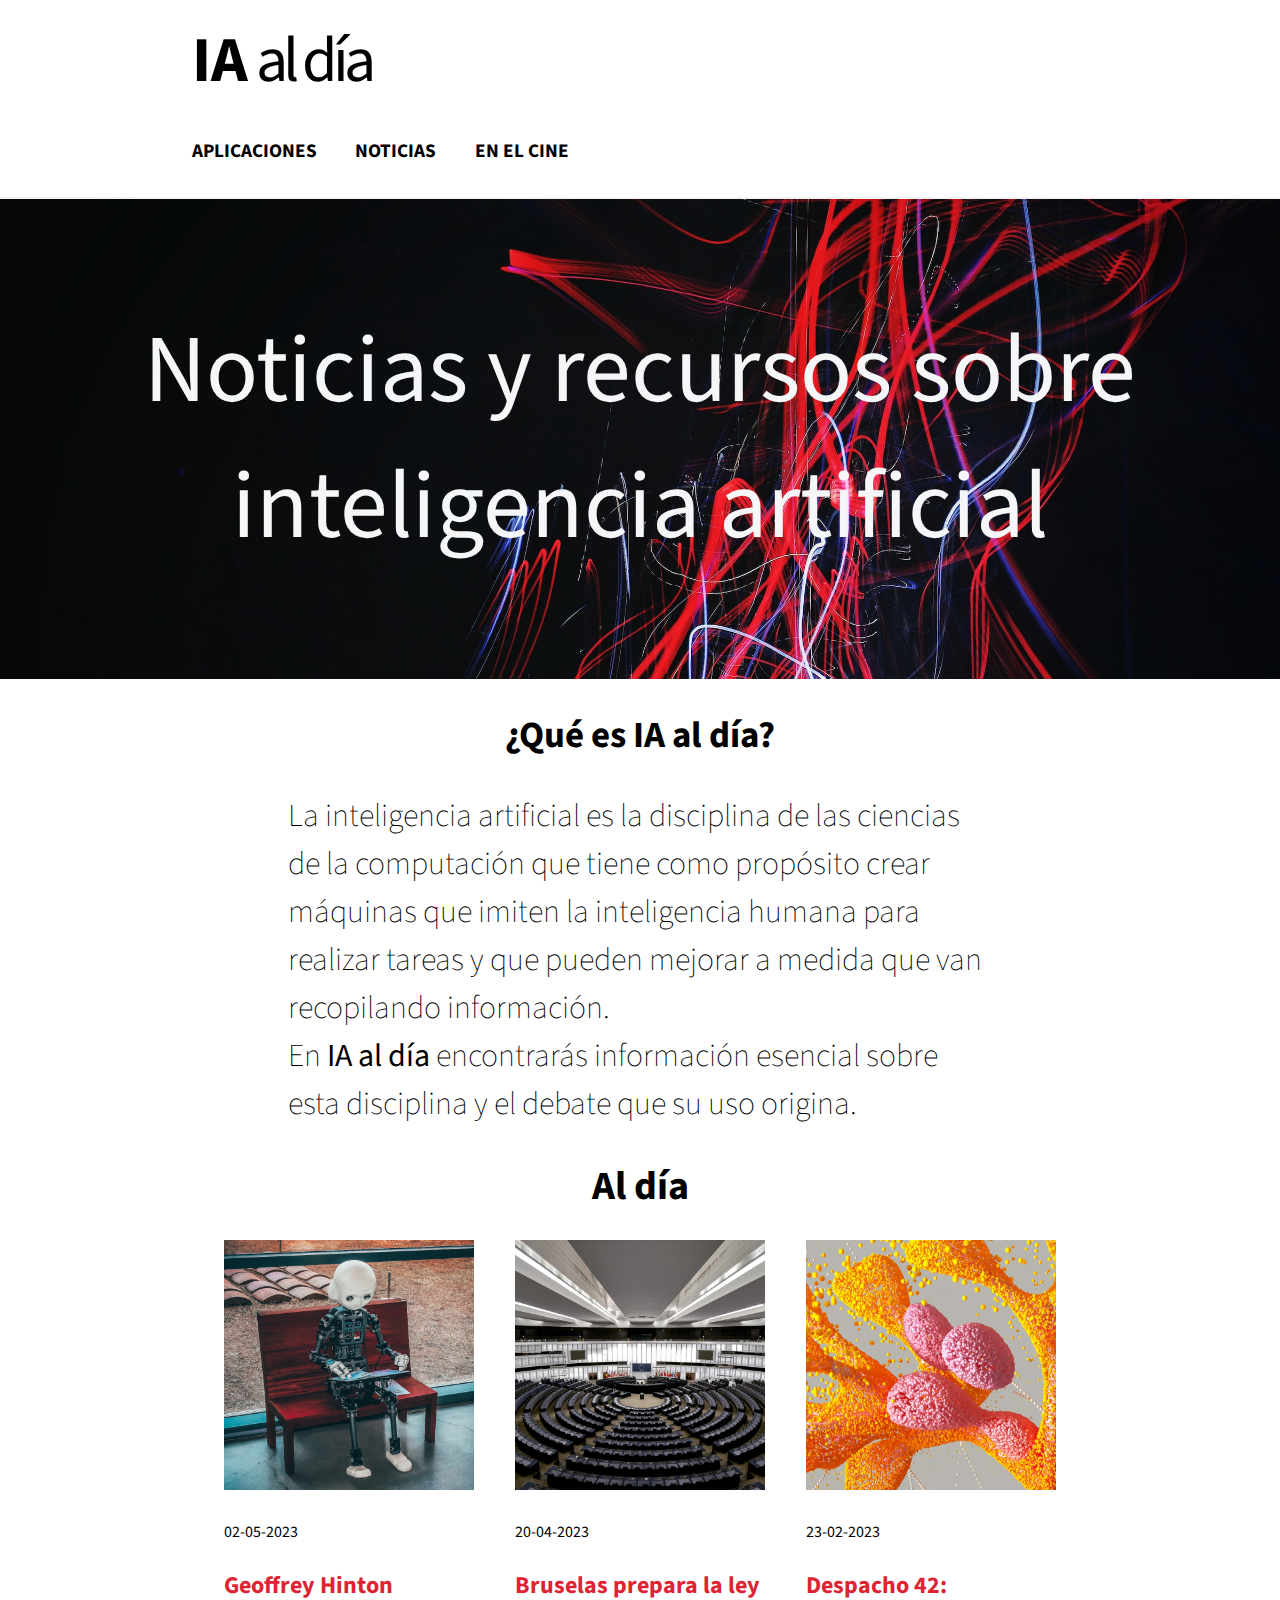
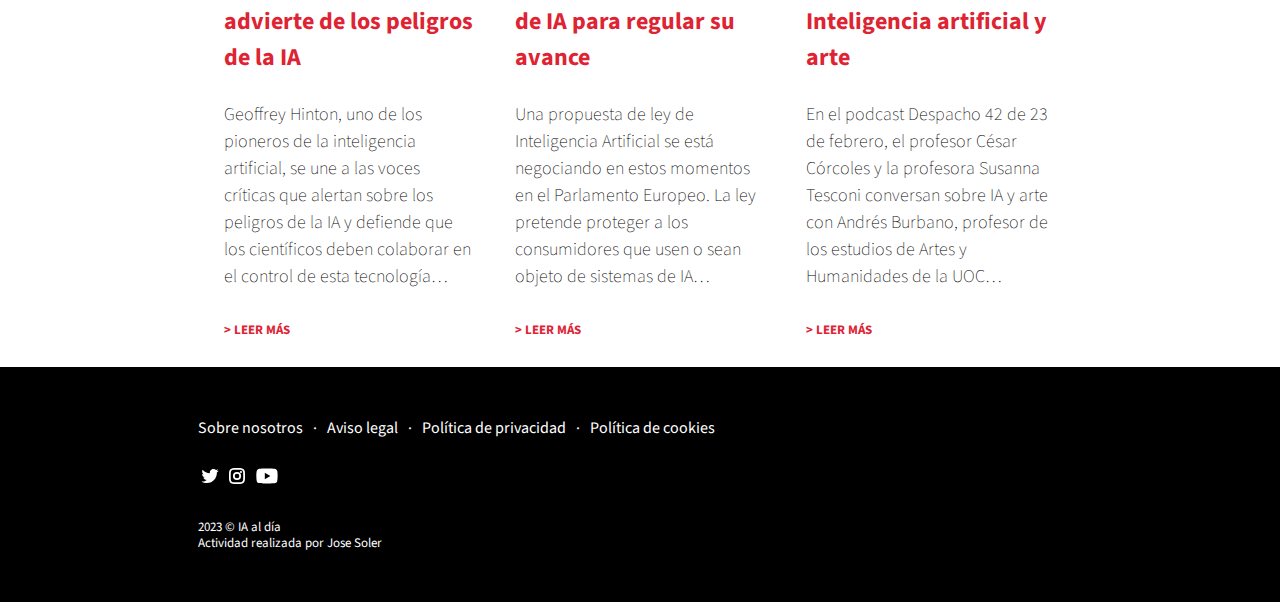
<file: index.html>
<!DOCTYPE html>
<html lang="es">

<head>
    <meta name="description" content="Página de Inicio para Practica-3">
    <meta name="author" content="José Soler">
    <meta charset="UTF-8">
    <meta name="viewport" content="width=device-width, initial-scale=1.0">
    <title>Inicio</title>
    <link rel="stylesheet" type="text/css" href="css/style.css">
    <link rel="icon" href="img/favicon.ico" type="image/x-icon">
</head>

<body>
    <header class="menu-navegacion">
      <div class="container-body">  

        <p>
            <a href="index.html"> <strong>IA</strong> al día</a>
        </p>
        <nav >
            <ul>
                <li><a href="aplicaciones.html">APLICACIONES</a></li>
                <li><a href="despacho-42.html">NOTICIAS</a></li>
                <li><a href="en-el-cine.html">EN EL CINE</a></li>
            </ul>
        </nav>
     </div>   
    </header>
    <main>
        <div class="fondo">
            <h1>Noticias y recursos sobre <br> inteligencia artificial</h1>
        </div>
        <article>
            <div class="bloque1">
                <h2 class="texto_negrita">¿Qué es IA al día?</h2>
                <p>
                    La inteligencia artificial es la disciplina de las ciencias de la computación que tiene como propósito
                    crear máquinas que imiten la inteligencia humana para realizar tareas y que pueden mejorar a medida que
                    van recopilando información. <br>
                    En <strong>IA al día</strong> encontrarás información esencial sobre esta disciplina y el debate que su
                    uso origina.
                </p>
            </div>
            <section class="bloque2">
                <h2>Al día</h2>
                <div class="bloque3">                
                    <article>
                        <figure>
                            <img src="img/n-geoffrey-hinton.jpg">

                            <figcaption><time datetime="2023-05-02"> 02-05-2023</time></figcaption>
                        </figure>
                        <a href="#">
                            <h3>Geoffrey Hinton advierte de los peligros de la IA</h3>
                        </a>
                        <p>Geoffrey Hinton, uno de los pioneros de la inteligencia artificial, se une a las voces críticas
                            que
                            alertan sobre los peligros de la IA y defiende que los científicos deben colaborar en el control
                            de
                            esta tecnología… </p>
                        <p>
                            <strong><a href="#"> &gt; LEER MÁS</a></strong>
                        </p>
                    </article>
                    <article>
                        <figure>
                            <img src="img/n-ue-ia.jpg">
                            <figcaption><time datetime="2023-04-20">20-04-2023</time></figcaption>
                        </figure>
                        <a href="#">
                            <h3>Bruselas prepara la ley de IA para regular su avance</h3>
                        </a>
                        <p>Una propuesta de ley de Inteligencia Artificial se está negociando en estos momentos en el
                            Parlamento Europeo. La ley pretende proteger a los consumidores que usen o sean objeto de
                            sistemas de IA… </p>
                        <p>
                            <strong><a href="#"> &gt; LEER MÁS</a></strong>
                        </p>
                    </article>
                    <article>
                        <figure>
                            <img src="img/n-despacho42.jpg">
                            <figcaption> <time datetime="2023-02-23"> 23-02-2023</time></figcaption>
                        </figure>
                        <a href="despacho-42.html">
                            <h3>Despacho 42: Inteligencia artificial y arte</h3>
                        </a>
                        <p>En el podcast Despacho 42 de 23 de febrero, el profesor César Córcoles y la profesora Susanna
                            Tesconi conversan sobre IA y arte con Andrés Burbano, profesor de los estudios de Artes y
                            Humanidades de la UOC… </p>
                        <p>
                            <strong><a href="despacho-42.html"> &gt; LEER MÁS</a></strong>
                        </p>
                    </article>
                </div>
            </section>
        </article>

    </main>

    <footer>
        <div class="container-footer">        
            <ul>
                <li> <a href=""> Sobre nosotros</a></li>
                <li>&middot;</li>
                <li><a href="">Aviso legal</a></li>
                <li>&middot;</li>
                <li><a href="">Política de privacidad</a></li>
                <li>&middot;</li>
                <li><a href="">Política de cookies</a></li>
            </ul>
            <div class="container-logos">
                <a href=""><img src="img/twitter.svg" alt="Imagen de Twitter / X"></a>
                <a href=""><img src="img/instagram.svg" alt="Imagen de Instagram"></a>
                <a href=""><img src="img/youtube.svg" alt="Imagen de Youtube"></a>
            </div>
            <p><time datetime="2023">2023</time> &copy; IA al día </p>
            <p>Actividad realizada por Jose Soler</p>
        </div>
    </footer>
</body>

</html>
</file>
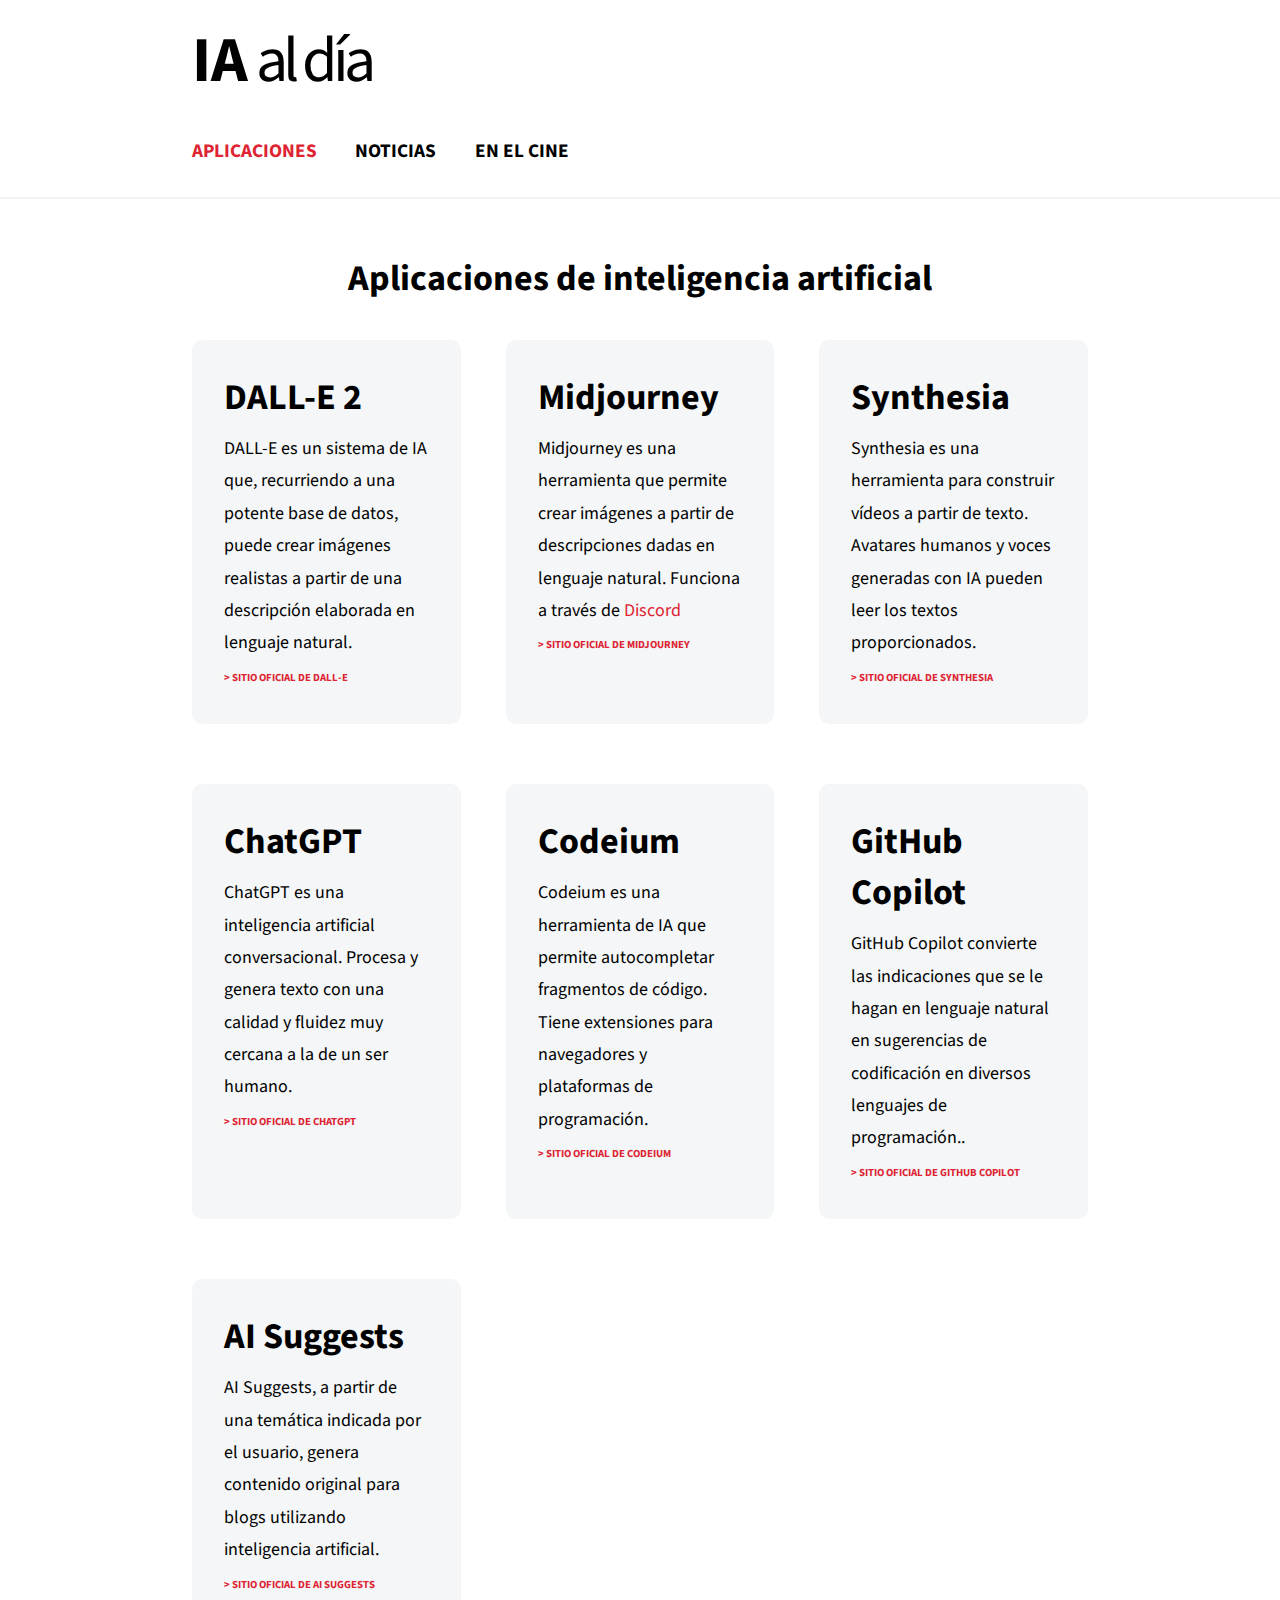
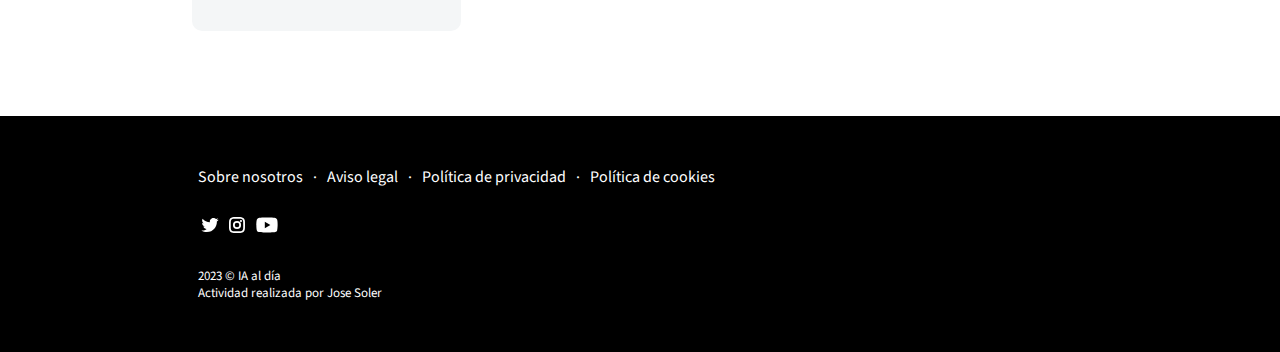
<file: aplicaciones.html>
<!DOCTYPE html>
<html lang="es">

<head>
    <meta name="description" content="Página de Aplicaciones para Practica-3">
    <meta name="author" content="José Soler">
    <meta charset="UTF-8">
    <meta name="viewport" content="width=device-width, initial-scale=1.0">
    <title>Aplicaciones</title>
    <link rel="stylesheet" type="text/css" href="css/style.css">
    <link rel="icon" href="img/favicon.ico" type="image/x-icon">
</head>

<body>
    <header class="menu-navegacion">
        <div class="container-body">
            <p>
                <a href="index.html"> <strong>IA</strong> al día</a>
            </p>
            <nav>
                <ul>
                    <li><a class="actual" href="aplicaciones.html">APLICACIONES</a></li>
                    <li><a href="despacho-42.html">NOTICIAS</a></li>
                    <li><a href="en-el-cine.html">EN EL CINE</a></li>
                </ul>
            </nav>
        </div>
        </header>

    <main class="aplicaciones-main">
        <header class="aplicaciones-header">
            <h1>Aplicaciones de inteligencia artificial</h1>
        </header>
        <div>
            <article>
                <header>
                    <h2>DALL-E 2</h2>
                </header>
                <p>DALL-E es un sistema de IA que, recurriendo a una potente base de datos, puede crear imágenes
                    realistas a partir de una descripción elaborada en lenguaje natural. <br>
                    <a href="https://openai.com/product/dall-e-2">
                        &gt; Sitio oficial de DALL-E
                    </a>
                </p>
            </article>

            <article>
                <header>
                    <h2>Midjourney</h2>
                </header>
                <p>Midjourney es una herramienta que permite crear imágenes a partir de descripciones dadas en
                    lenguaje natural. Funciona a través de <a id="discord" href="https://discord.com">Discord</a><br>
                
                    <a href="https://www.midjourney.com/home/">
                        &gt; Sitio oficial de Midjourney 
                    </a>
                </p>
            </article>

            <article>
                <header>
                    <h2>Synthesia</h2>
                </header>
                <p>Synthesia es una herramienta para construir vídeos a partir de texto. Avatares humanos y voces
                    generadas con IA pueden leer los textos proporcionados.<br>
                    <a href="https://www.synthesia.io/">
                        &gt; Sitio oficial de Synthesia
                    </a>
                </p>
            </article>

            <article>
                <header>
                    <h2>ChatGPT</h2>
                </header>
                <p>ChatGPT es una inteligencia artificial conversacional. Procesa y genera texto con una calidad y
                    fluidez muy cercana a la de un ser humano.<br>
                    <a href="https://chat.openai.com/">
                        &gt; Sitio oficial de ChatGPT
                    </a>
                </p>
            </article>

            <article>
                <header>
                    <h2>Codeium</h2>
                </header>
                <p>Codeium es una herramienta de IA que permite autocompletar fragmentos de código. Tiene
                    extensiones para navegadores y plataformas de programación.<br>
                    <a href="https://codeium.com/">
                        &gt; Sitio oficial de Codeium
                    </a>
                </p>
            </article>

            <article>
                <header>
                    <h2>GitHub Copilot</h2>
                </header>
                <p>GitHub Copilot convierte las indicaciones que se le hagan en lenguaje natural en sugerencias de
                    codificación en diversos lenguajes de programación..<br>
                    <a href="https://github.com/features/copilot">
                        &gt; Sitio oficial de GitHub Copilot 
                    </a>
                </p>
            </article>

            <article>
                <header>
                    <h2>AI Suggests</h2>
                </header>
                <p>AI Suggests, a partir de una temática indicada por el usuario, genera contenido original para
                    blogs utilizando inteligencia artificial. <br>
                    <a href="https://ai-suggests.com/">
                        &gt; Sitio oficial de AI Suggests
                    </a>
                </p>
                
            </article>
        </div>
    </main>
    <footer>
        <div class="container-footer">        
            <ul>
                <li> <a href=""> Sobre nosotros</a></li>
                <li>&middot;</li>
                <li><a href="">Aviso legal</a></li>
                <li>&middot;</li>
                <li><a href="">Política de privacidad</a></li>
                <li>&middot;</li>
                <li><a href="">Política de cookies</a></li>
            </ul>
            <div class="container-logos">
                <a href=""><img src="img/twitter.svg" alt="Imagen de Twitter / X"></a>
                <a href=""><img src="img/instagram.svg" alt="Imagen de Instagram"></a>
                <a href=""><img src="img/youtube.svg" alt="Imagen de Youtube"></a>
            </div>
            <p><time datetime="2023">2023</time> &copy; IA al día </p>
            <p>Actividad realizada por Jose Soler</p>
        </div>
    </footer>
</body>

</html>
</file>
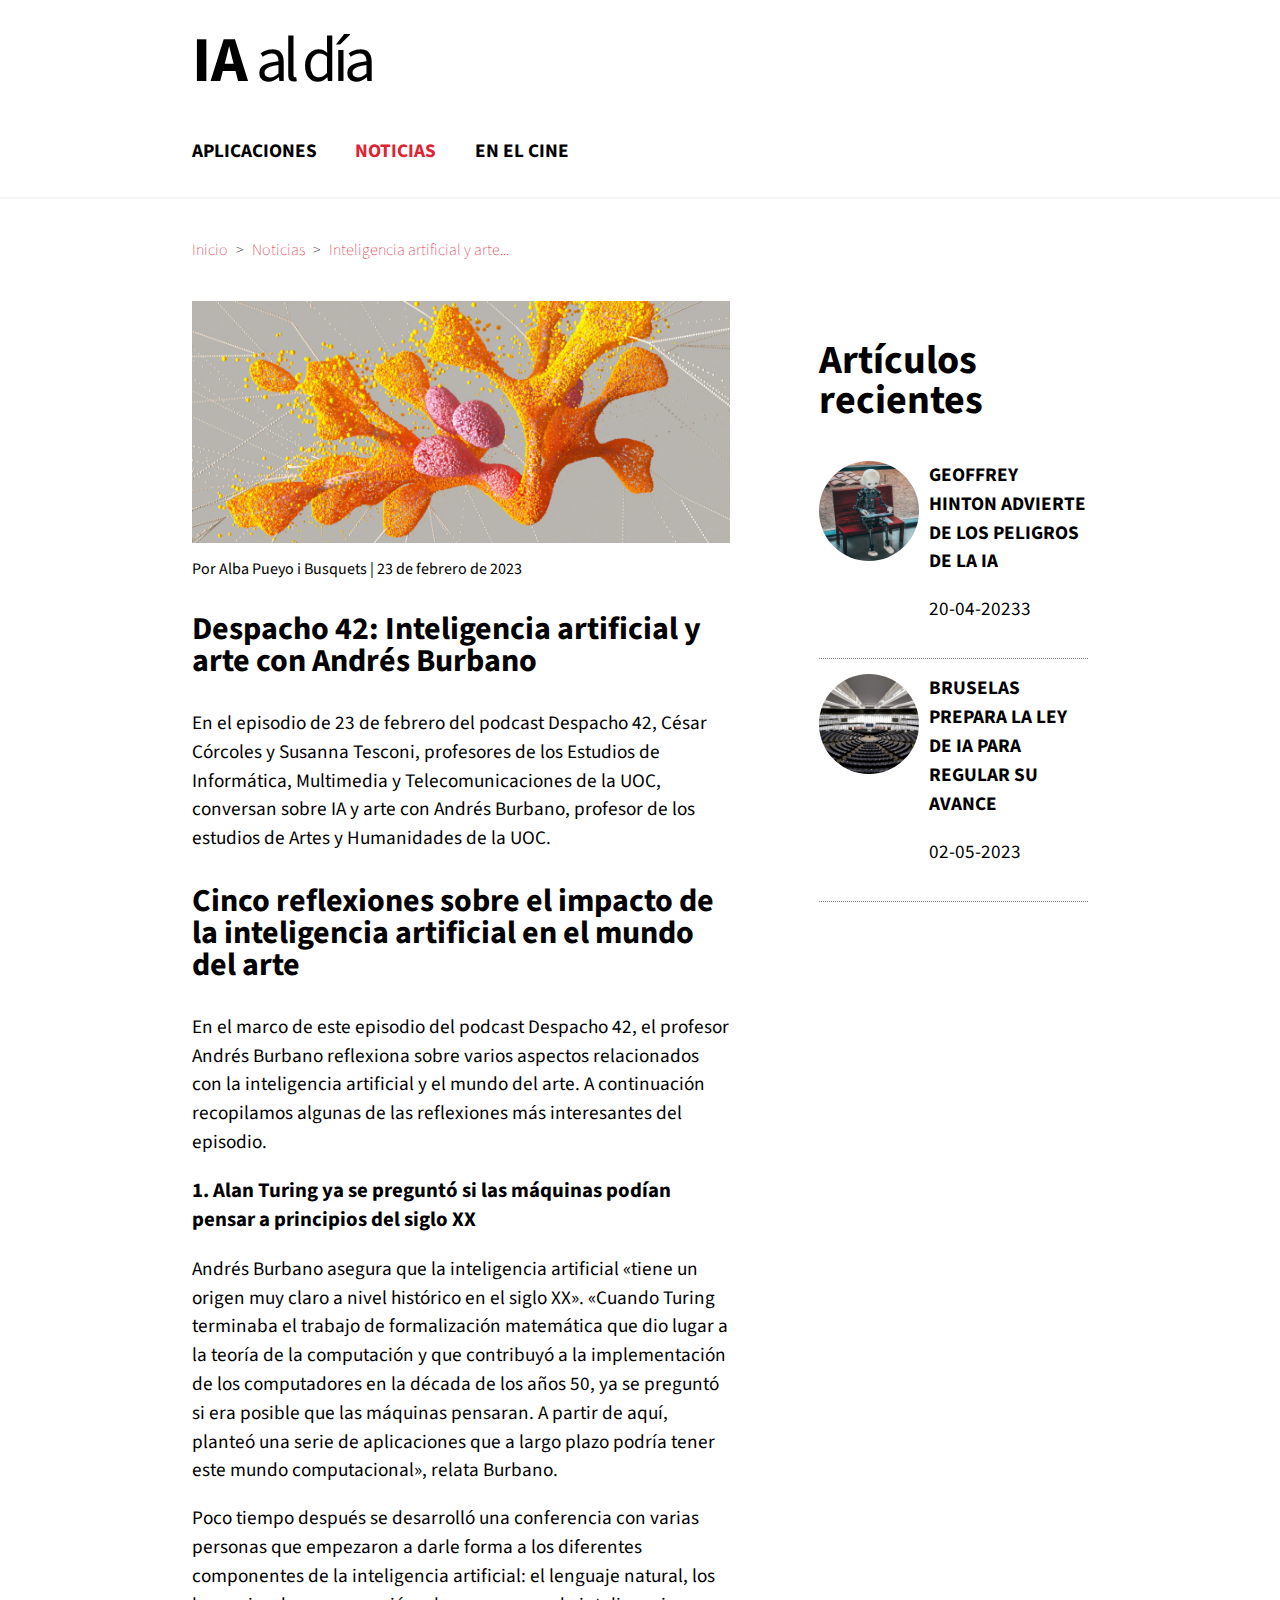
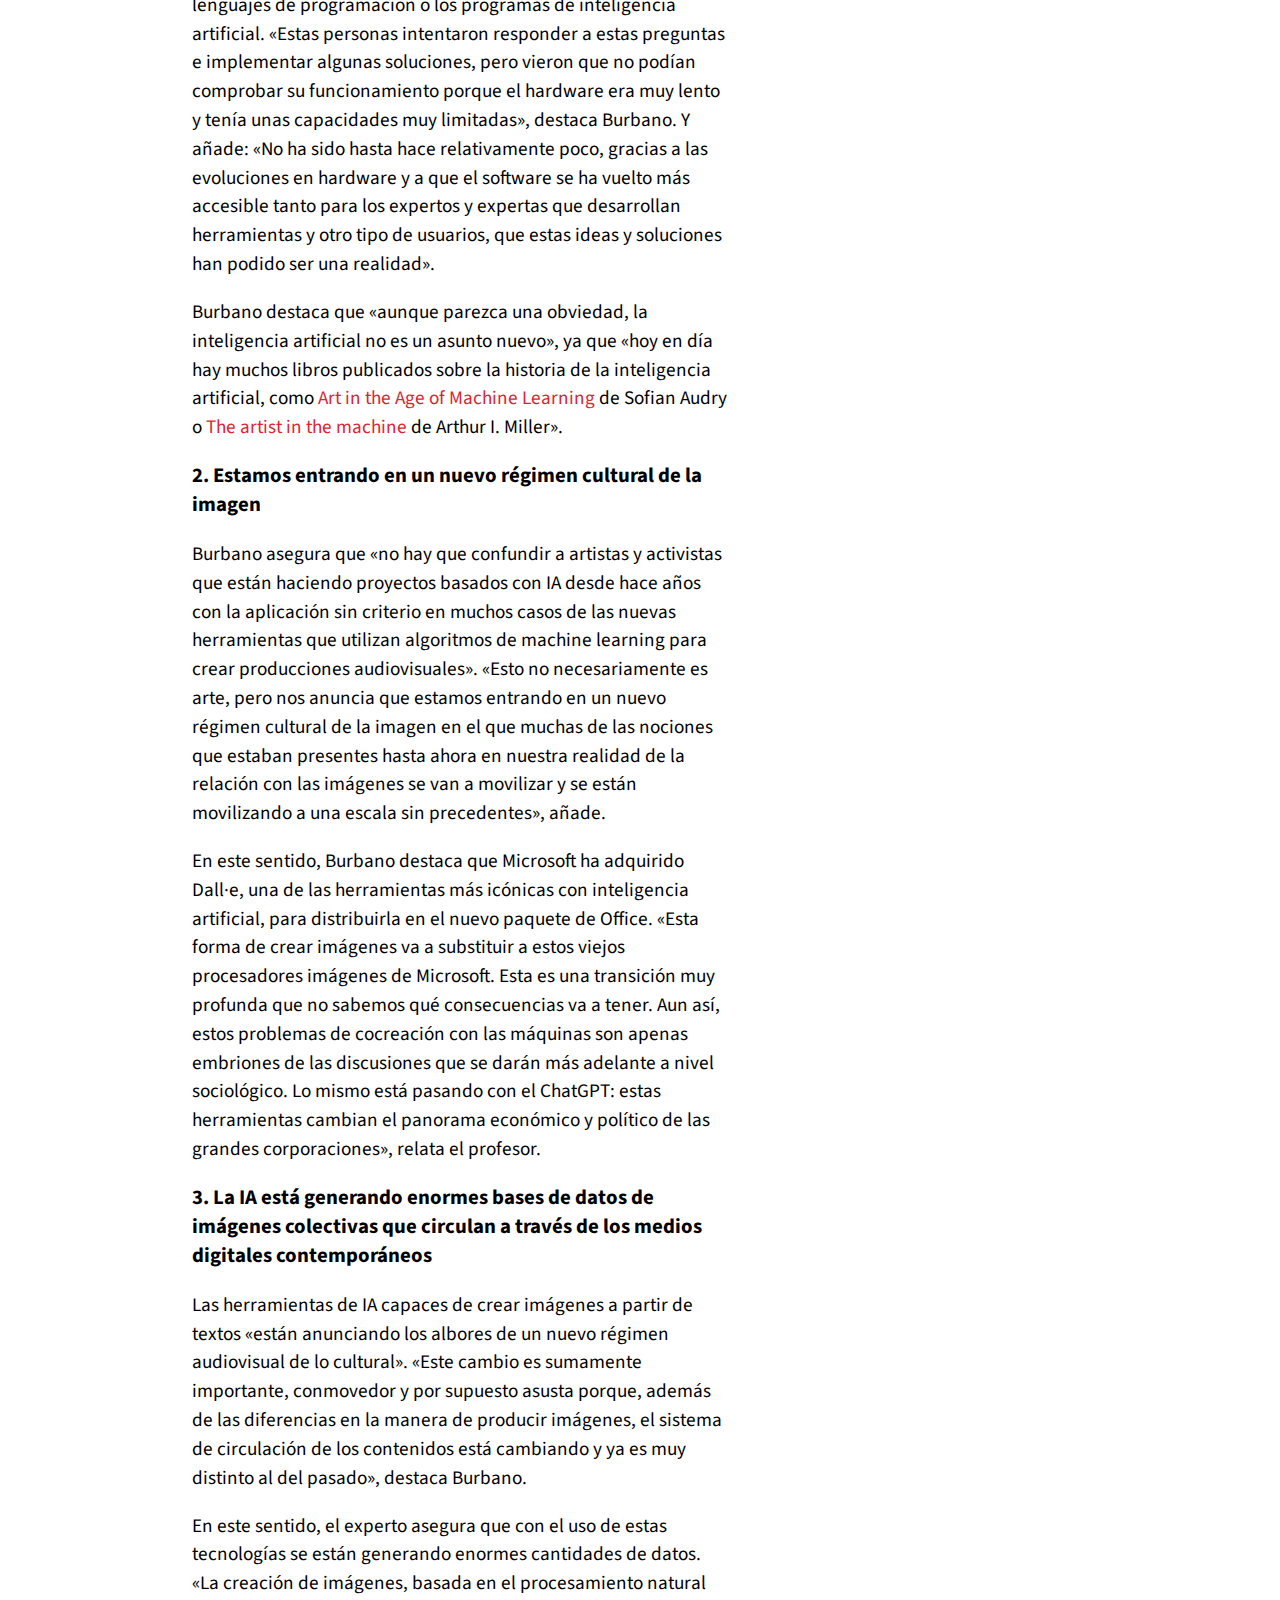
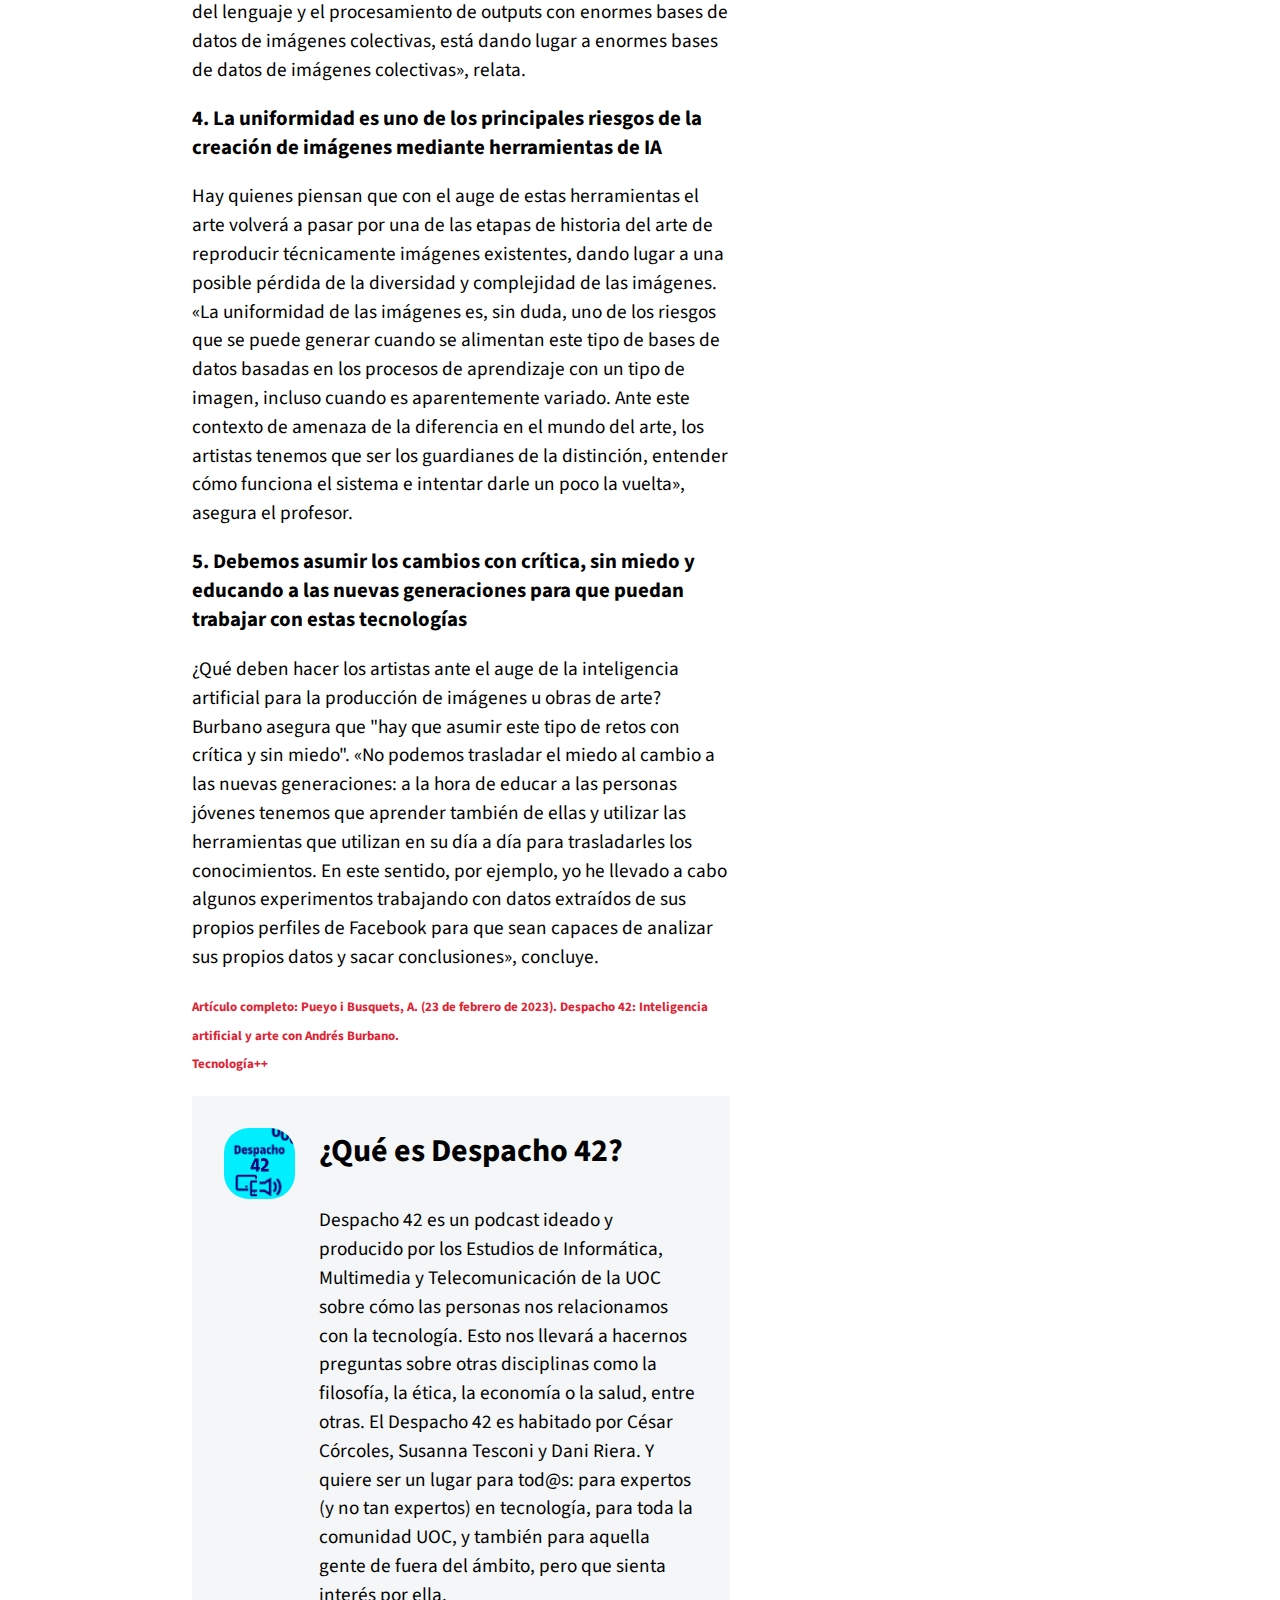
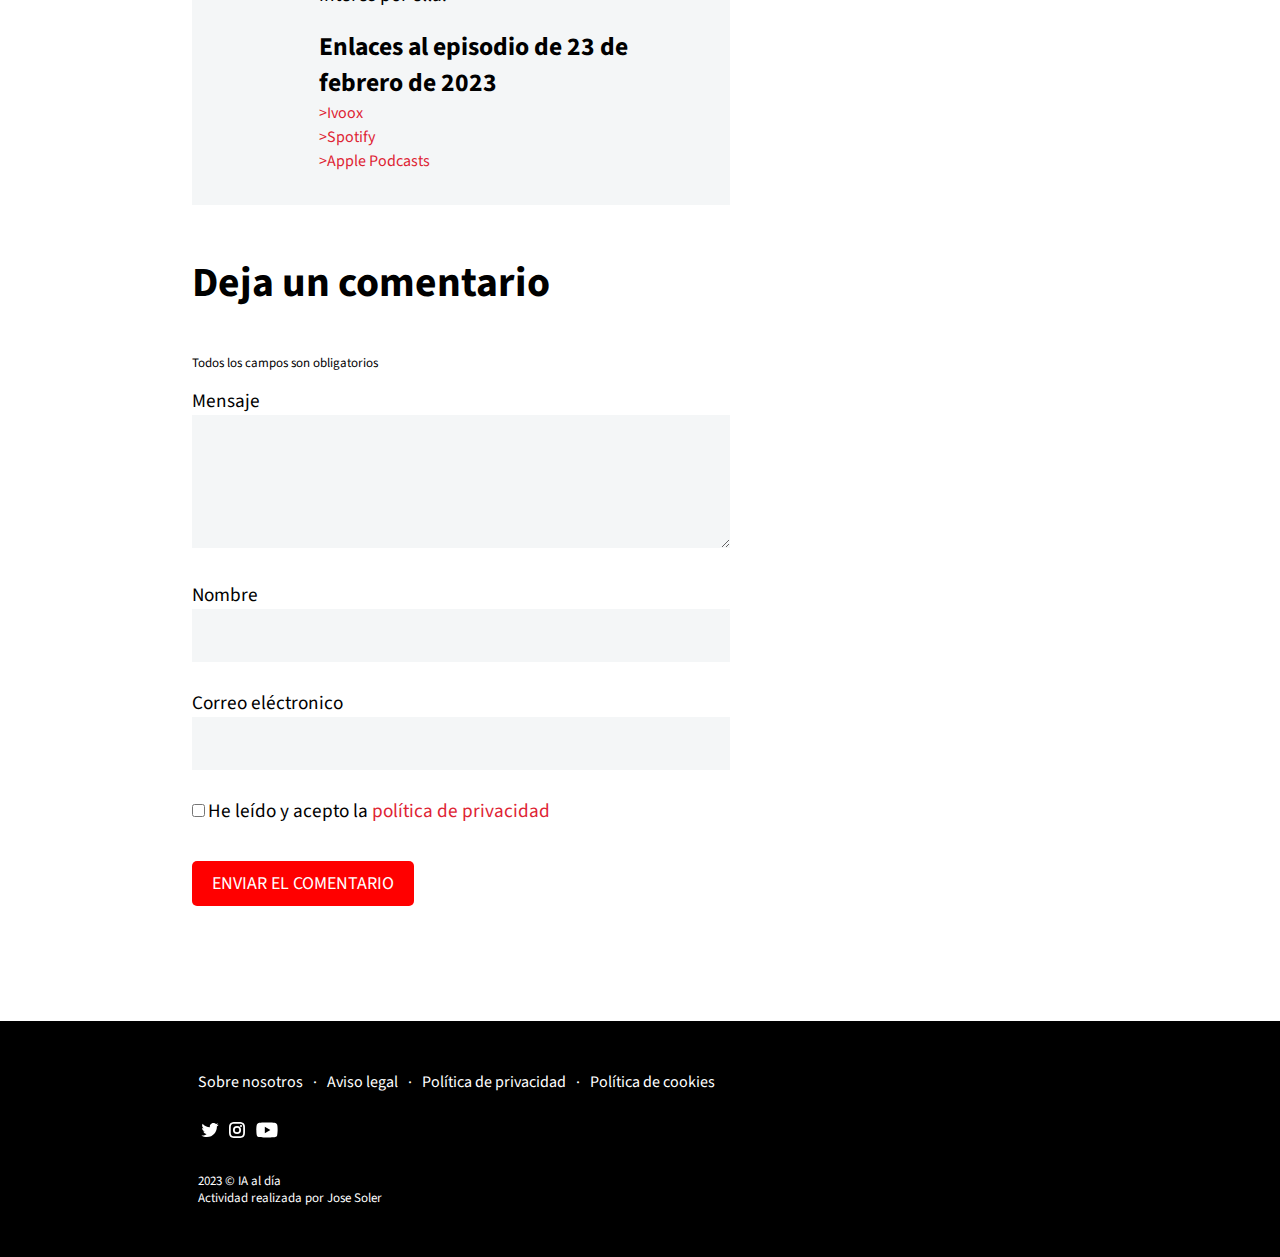
<file: despacho-42.html>
<!DOCTYPE html>
<html lang="es">

<head>
    <meta name="description" content="Página de Despacho-42 para Practica-3" >
    <meta name="author" content="José Soler">
    <meta charset="UTF-8" >
    <meta name="viewport" content="width=device-width, initial-scale=1.0" >
    <title>Despacho 42</title>
    <link rel="stylesheet" type="text/css" href="css/style.css" >
    <link rel="icon" href="img/favicon.ico" type="image/x-icon" >
</head>

<body>
    <header class="menu-navegacion">
        <div class="container-body">
            <p>
                <a href="index.html"> <strong>IA</strong> al día</a>
            </p>
            <nav>
                <ul>
                    <li>
                        <a  href="aplicaciones.html">APLICACIONES</a>
                    </li>
                    <li>
                        <a class="actual" href="despacho-42.html">NOTICIAS</a>
                    </li>
                    <li>
                        <a  href="en-el-cine.html">EN EL CINE</a>
                    </li>
                </ul>
            </nav>
        </div>
    </header>

    <main class="noticias-main">
        <ul class="lista-ubicacion">
            <li><a href="index.html">Inicio</a></li>
            <li>&gt;</li>
            <li><a href="#">Noticias</a></li>
            <li>&gt;</li>
            <li><a href="#">Inteligencia artificial y arte...</a></li>
        </ul>
        <div class="container-noticias">
            <section class="section-noticias">
                <figure>
                    <img src="img/n-despacho42-post.jpg" alt="imagen-despacho" >
                    <figcaption>
                        <p>
                            Por Alba Pueyo i Busquets |<time datetime="2023-02-23">
                                23 de febrero de 2023</time>
                        </p>
                    </figcaption>
                </figure>
                <h2>
                    Despacho 42: Inteligencia artificial y arte con Andrés Burbano
                </h2>
                <p>
                    En el episodio de 23 de febrero del podcast Despacho 42, César
                    Córcoles y Susanna Tesconi, profesores de los Estudios de
                    Informática, Multimedia y Telecomunicaciones de la UOC, conversan
                    sobre IA y arte con Andrés Burbano, profesor de los estudios de
                    Artes y Humanidades de la UOC.
                </p>
                <h2>
                    Cinco reflexiones sobre el impacto de la inteligencia artificial en
                    el mundo del arte
                </h2>
                <p>
                    En el marco de este episodio del podcast Despacho 42, el profesor
                    Andrés Burbano reflexiona sobre varios aspectos relacionados con la
                    inteligencia artificial y el mundo del arte. A continuación
                    recopilamos algunas de las reflexiones más interesantes del
                    episodio.
                </p>
                <article>
                    <header>
                        <h3>
                            1. Alan Turing ya se preguntó si las máquinas podían pensar a
                            principios del siglo XX
                        </h3>
                    </header>
                    <p>
                        Andrés Burbano asegura que la inteligencia artificial &laquo;tiene
                        un origen muy claro a nivel histórico en el siglo XX&raquo;.
                        &laquo;Cuando Turing terminaba el trabajo de formalización
                        matemática que dio lugar a la teoría de la computación y que
                        contribuyó a la implementación de los computadores en la década de
                        los años 50, ya se preguntó si era posible que las máquinas
                        pensaran. A partir de aquí, planteó una serie de aplicaciones que
                        a largo plazo podría tener este mundo computacional&raquo;, relata
                        Burbano.
                    </p>
                    <p>
                        Poco tiempo después se desarrolló una conferencia con varias
                        personas que empezaron a darle forma a los diferentes componentes
                        de la inteligencia artificial: el lenguaje natural, los lenguajes
                        de programación o los programas de inteligencia artificial.
                        &laquo;Estas personas intentaron responder a estas preguntas e
                        implementar algunas soluciones, pero vieron que no podían
                        comprobar su funcionamiento porque el hardware era muy lento y
                        tenía unas capacidades muy limitadas&raquo;, destaca Burbano. Y
                        añade: &laquo;No ha sido hasta hace relativamente poco, gracias a
                        las evoluciones en hardware y a que el software se ha vuelto más
                        accesible tanto para los expertos y expertas que desarrollan
                        herramientas y otro tipo de usuarios, que estas ideas y soluciones
                        han podido ser una realidad&raquo;.
                    </p>
                    <p>
                        Burbano destaca que &laquo;aunque parezca una obviedad, la
                        inteligencia artificial no es un asunto nuevo&raquo;, ya que
                        &laquo;hoy en día hay muchos libros publicados sobre la historia
                        de la inteligencia artificial, como <a href="https://mitpress.mit.edu/9780262046183/art-in-the-age-of-machine-learning/"> Art in the Age of Machine
                            Learning</a>  de Sofian Audry o  <a href="https://www.artistinthemachine.net/">The artist in the machine</a>  de Arthur I.
                        Miller&raquo;.
                    </p>
                </article>
                <article>
                    <header>
                        <h3>
                            2. Estamos entrando en un nuevo régimen cultural de la imagen
                        </h3>
                    </header>
                    <p>
                        Burbano asegura que &laquo;no hay que confundir a artistas y
                        activistas que están haciendo proyectos basados con IA desde hace
                        años con la aplicación sin criterio en muchos casos de las nuevas
                        herramientas que utilizan algoritmos de machine learning para
                        crear producciones audiovisuales&raquo;. &laquo;Esto no
                        necesariamente es arte, pero nos anuncia que estamos entrando en
                        un nuevo régimen cultural de la imagen en el que muchas de las
                        nociones que estaban presentes hasta ahora en nuestra realidad de
                        la relación con las imágenes se van a movilizar y se están
                        movilizando a una escala sin precedentes&raquo;, añade.
                    </p>
                    <p>
                        En este sentido, Burbano destaca que Microsoft ha adquirido
                        Dall·e, una de las herramientas más icónicas con inteligencia
                        artificial, para distribuirla en el nuevo paquete de Office.
                        &laquo;Esta forma de crear imágenes va a substituir a estos viejos
                        procesadores imágenes de Microsoft. Esta es una transición muy
                        profunda que no sabemos qué consecuencias va a tener. Aun así,
                        estos problemas de cocreación con las máquinas son apenas
                        embriones de las discusiones que se darán más adelante a nivel
                        sociológico. Lo mismo está pasando con el ChatGPT: estas
                        herramientas cambian el panorama económico y político de las
                        grandes corporaciones&raquo;, relata el profesor.
                    </p>
                </article>
                <article>
                    <header>
                        <h3>
                            3. La IA está generando enormes bases de datos de imágenes
                            colectivas que circulan a través de los medios digitales
                            contemporáneos
                        </h3>
                    </header>
                    <p>
                        Las herramientas de IA capaces de crear imágenes a partir de
                        textos &laquo;están anunciando los albores de un nuevo régimen
                        audiovisual de lo cultural&raquo;. &laquo;Este cambio es sumamente
                        importante, conmovedor y por supuesto asusta porque, además de las
                        diferencias en la manera de producir imágenes, el sistema de
                        circulación de los contenidos está cambiando y ya es muy distinto
                        al del pasado&raquo;, destaca Burbano.
                    </p>
                    <p>
                        En este sentido, el experto asegura que con el uso de estas
                        tecnologías se están generando enormes cantidades de datos.
                        &laquo;La creación de imágenes, basada en el procesamiento natural
                        del lenguaje y el procesamiento de outputs con enormes bases de
                        datos de imágenes colectivas, está dando lugar a enormes bases de
                        datos de imágenes colectivas&raquo;, relata.
                    </p>
                </article>
                <article>
                    <header>
                        <h3>
                            4. La uniformidad es uno de los principales riesgos de la
                            creación de imágenes mediante herramientas de IA
                        </h3>
                    </header>
                    <p>
                        Hay quienes piensan que con el auge de estas herramientas el arte
                        volverá a pasar por una de las etapas de historia del arte de
                        reproducir técnicamente imágenes existentes, dando lugar a una
                        posible pérdida de la diversidad y complejidad de las imágenes.
                        &laquo;La uniformidad de las imágenes es, sin duda, uno de los
                        riesgos que se puede generar cuando se alimentan este tipo de
                        bases de datos basadas en los procesos de aprendizaje con un tipo
                        de imagen, incluso cuando es aparentemente variado. Ante este
                        contexto de amenaza de la diferencia en el mundo del arte, los
                        artistas tenemos que ser los guardianes de la distinción, entender
                        cómo funciona el sistema e intentar darle un poco la
                        vuelta&raquo;, asegura el profesor.
                    </p>
                </article>
                <article>
                    <header>
                        <h3>
                            5. Debemos asumir los cambios con crítica, sin miedo y educando
                            a las nuevas generaciones para que puedan trabajar con estas
                            tecnologías
                        </h3>
                    </header>
                    <p>
                        ¿Qué deben hacer los artistas ante el auge de la inteligencia
                        artificial para la producción de imágenes u obras de arte? Burbano
                        asegura que "hay que asumir este tipo de retos con crítica y sin
                        miedo". &laquo;No podemos trasladar el miedo al cambio a las
                        nuevas generaciones: a la hora de educar a las personas jóvenes
                        tenemos que aprender también de ellas y utilizar las herramientas
                        que utilizan en su día a día para trasladarles los conocimientos.
                        En este sentido, por ejemplo, yo he llevado a cabo algunos
                        experimentos trabajando con datos extraídos de sus propios
                        perfiles de Facebook para que sean capaces de analizar sus propios
                        datos y sacar conclusiones&raquo;, concluye.
                    </p>
                    <p>
                        <a class="enlace"
                            href="https://blogs.uoc.edu/informatica/despacho-42-inteligencia-artificial-y-arte/">Artículo
                            completo: Pueyo i Busquets, A. (<time datetime="2023-02-23">23 de febrero de 2023</time>).
                            Despacho 42: Inteligencia artificial y arte con Andrés
                            Burbano. <br> Tecnología++</a>
                    </p>
                </article>
                <div class="container-despacho42">
                    <figure>
                        <img src="img/isologo-despacho42.jpg" alt="logo-despacho" >
                    </figure>
                    <article>
                        <header>
                            <h4>¿Qué es Despacho 42?</h4>
                        </header>
                        <p>
                            Despacho 42 es un podcast ideado y producido por los Estudios de
                            Informática, Multimedia y Telecomunicación de la UOC sobre cómo
                            las personas nos relacionamos con la tecnología. Esto nos
                            llevará a hacernos preguntas sobre otras disciplinas como la
                            filosofía, la ética, la economía o la salud, entre otras. El
                            Despacho 42 es habitado por César Córcoles, Susanna Tesconi y
                            Dani Riera. Y quiere ser un lugar para tod@s: para expertos (y
                            no tan expertos) en tecnología, para toda la comunidad UOC, y
                            también para aquella gente de fuera del ámbito, pero que sienta
                            interés por ella.
                        </p>
                        <h5>
                            Enlaces al episodio de
                            <time datetime="2023-02-23">23 de febrero de 2023</time>
                        </h5>
                        <ul>
                            <li>
                                <a 
                                    href="https://go.ivoox.com/rf/103575056?utm_source=embed_audio_new&utm_medium=share&utm_campaign=new_embeds">
                                    &gt;Ivoox</a>
                            </li>
                            <li>
                                <a href="https://open.spotify.com/episode/5a7qHBmOFktjCaqlAKgEz1?si=aa986f248ee14acb">
                                    &gt;Spotify</a>
                            </li>
                            <li>
                                <a
                                    href="https://podcasts.apple.com/us/podcast/despacho-42-tecnolog%C3%ADa-y-arte-con-andr%C3%A9s-burbano/id1499615619?i=1000601274966">
                                    &gt;Apple Podcasts</a>
                            </li>
                        </ul>
                    </article>
                </div>

                <article class="container-contacto">
                    <header>
                        <h3>Deja un comentario</h3>
                    </header>
                    <form action="#" method="POST">
                        <p>Todos los campos son obligatorios</p>
                        <label>Mensaje</label><br>
                        <textarea class="area-grande"></textarea><br>
                        <label>Nombre</label><br>
                        <input class="area-peq" type="text" name="nombre" id="nombre" required ><br>
                        <label>Correo eléctronico</label><br>
                        <input class="area-peq" type="email" name="email" id="email" required ><br>
                        <input type="checkbox" name="privacidad" id="privacidad">
                        <label for="privacidad">He leído y acepto la
                            <a href="#">política de privacidad</a></label>
                        <br>
                        <input type="submit" value="ENVIAR EL COMENTARIO">
                    </form>
                </article>

            </section>
            <section class="recientes">
                <h2>Artículos recientes</h2>
                <div class="container-celdas">
                    <div class="celda-recientes">
                        <picture>
                            <img src="img/n-geoffrey-hinton-thumbnail.jpg" alt="imagen-robot">
                        </picture>
                        <div class="texto-celda-recientes">
                            <p>
                                <strong>
                                    Geoffrey Hinton advierte de los peligros de la IA</strong>
                            </p>
                            <p><time datetime="2023-04-20">20-04-2023</time>3</p>
                        </div>
                    </div>
                    <div class="celda-recientes">
                        <picture>
                            <img src="img/n-ue-ia-thumbnail.jpg" alt="sala-ue">
                        </picture>
                        <div class="texto-celda-recientes">
                            <p>
                                <strong>Bruselas prepara la ley de IA para regular su avance</strong>
                            </p>
                            <p><time datetime="2023-05-02">02-05-2023</time></p>
                        </div>
                    </div>
                </div>
            </section>
        </div>
    </main>

    <footer>
        <div class="container-footer">
            <ul>
                <li><a href=""> Sobre nosotros</a></li>
                <li>&middot;</li>
                <li><a href="">Aviso legal</a></li>
                <li>&middot;</li>
                <li><a href="">Política de privacidad</a></li>
                <li>&middot;</li>
                <li><a href="">Política de cookies</a></li>
            </ul>
            <div class="container-logos">
                <a href=""><img src="img/twitter.svg" alt="Imagen de Twitter / X"></a>
                <a href=""><img src="img/instagram.svg" alt="Imagen de Instagram"></a>
                <a href=""><img src="img/youtube.svg" alt="Imagen de Youtube"></a>
            </div>
            <p><time datetime="2023">2023</time> &copy; IA al día </p>
            <p>Actividad realizada por Jose Soler</p>
        </div>
    </footer>
</body>

</html>
</file>
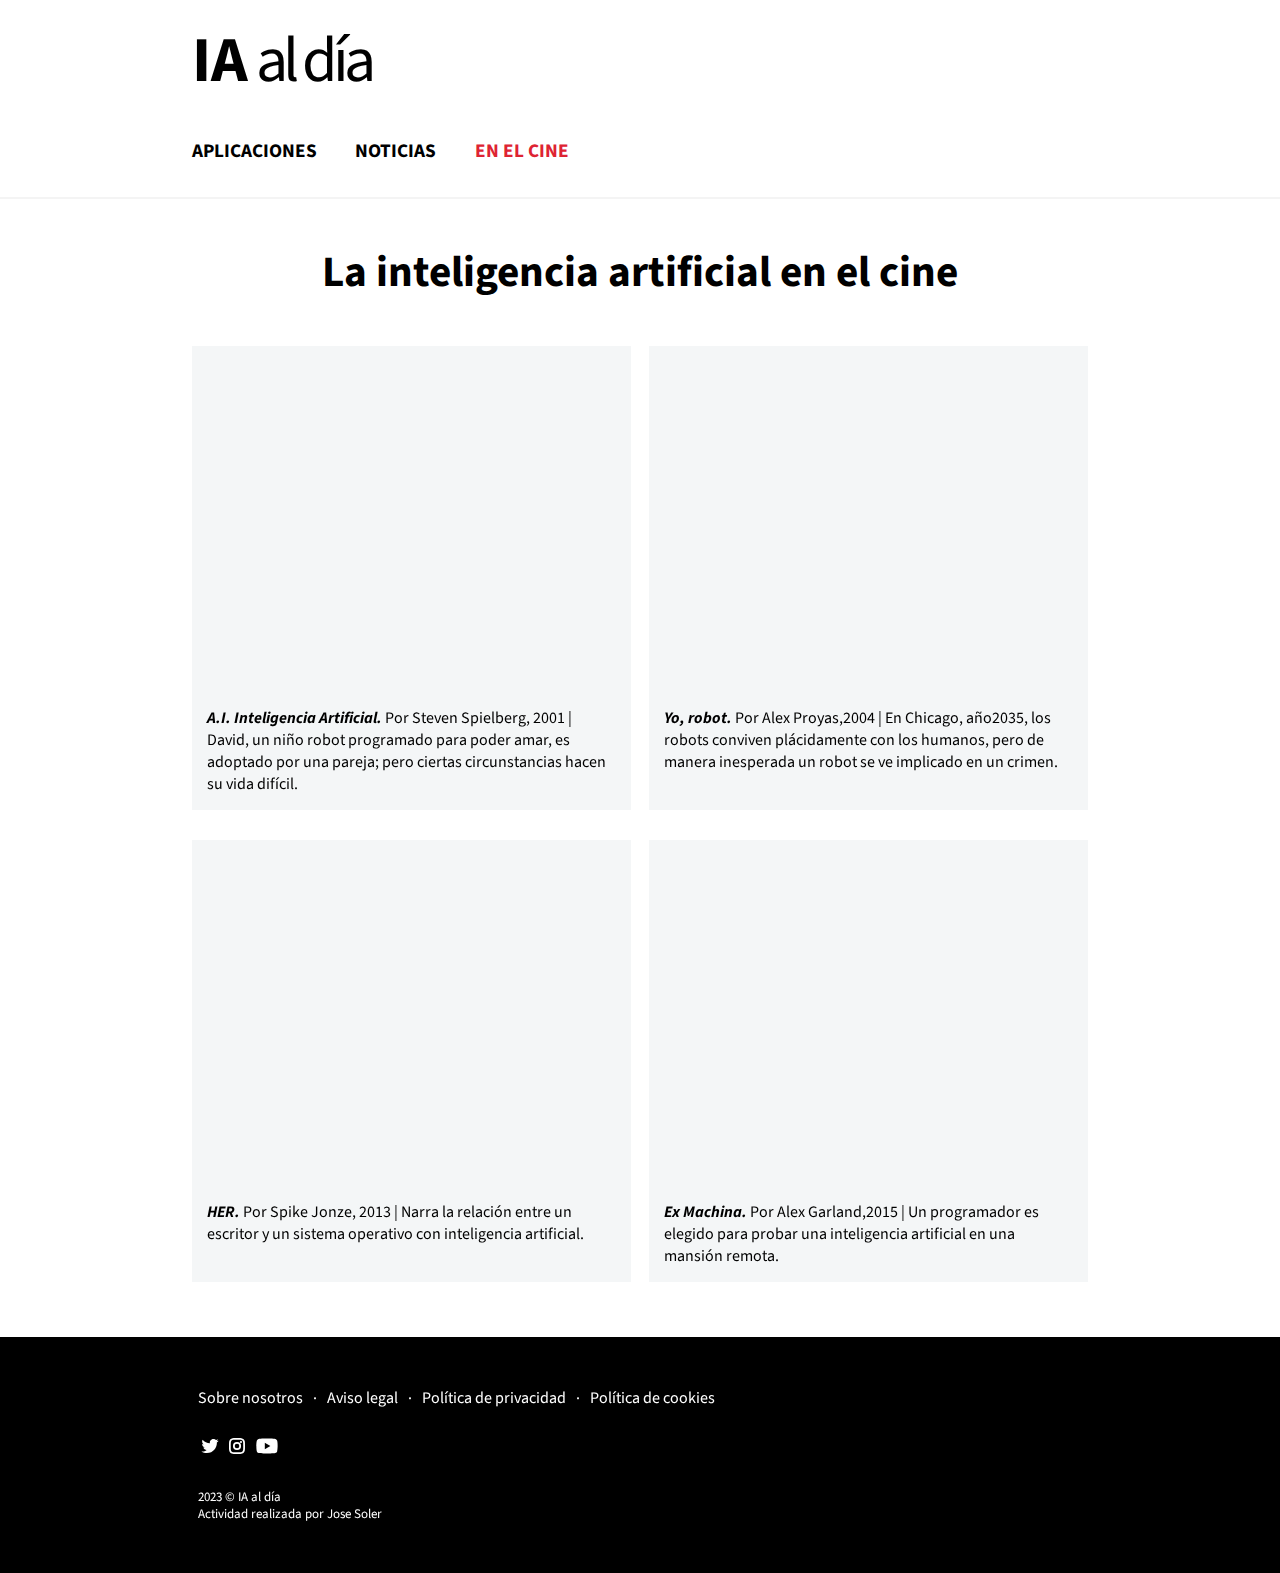
<file: en-el-cine.html>
<!DOCTYPE html>
<html lang="es">

<head>
    <meta name="description" content="Página de en-el-cine para Practica-3" >
    <meta name="author" content="José Soler">
    <meta charset="UTF-8" >
    <meta name="viewport" content="width=device-width, initial-scale=1.0">
    <title>En el cine</title>
    <link rel="stylesheet" type="text/css" href="css/style.css" >
    <link rel="icon" href="img/favicon.ico" type="image/x-icon" >
</head>

<body>
    <header class="menu-navegacion">
        <div class="container-body">
            <p>
                <a href="index.html"> <strong>IA</strong> al día</a>
            </p>
            <nav>
                <ul>
                    <li><a href="aplicaciones.html">APLICACIONES</a></li>
                    <li><a href="despacho-42.html">NOTICIAS</a></li>
                    <li><a class="actual" href="en-el-cine.html">EN EL CINE</a></li>
                </ul>
            </nav>
        </div>
        </header>

    <main class="cine-main">
        
        <h1>La inteligencia artificial en el cine</h1>
        
        <div class="container-videos">
            <div>
                <iframe src="https://www.youtube.com/embed/_19pRsZRiz4?si=AUp5HvAumNmiUouB&amp;controls=0">
                </iframe>
                <p>
                    <strong><em>A.I. Inteligencia Artificial.</em></strong> Por Steven
                    Spielberg, <time datetime="2001">2001</time> | David, un niño robot
                    programado para poder amar, es adoptado por una pareja; pero ciertas
                    circunstancias hacen su vida difícil.
                </p>
            </div>
            <div>
                <iframe src="https://www.youtube.com/embed/xR3TT0nSORc?si=5KAA4Ptgi3TMbiD4">
                </iframe>
                <p>
                    <strong><em>Yo, robot.</em></strong> Por Alex Proyas,<time datetime="2004">2004</time>
                    | En Chicago, año<time datetime="2032">2035</time>, los robots
                    conviven plácidamente con los humanos, pero de manera inesperada un
                    robot se ve implicado en un crimen.
                </p>
            </div>
            <div>
                <iframe  src="https://www.youtube.com/embed/UVMcpZ42BkA?si=KEw1bgvnNtT-W1I_">
                </iframe>
                <p>
                    <strong><em>HER.</em></strong> Por Spike Jonze,
                    <time datetime="2013">2013</time> | Narra la relación entre un
                    escritor y un sistema operativo con inteligencia artificial.
                </p>
            </div>
            <div>
                <iframe  src="https://www.youtube.com/embed/sNExF5WYMaA?si=Z-4YrRTrI3ev3QvA">
                </iframe>
                <p>
                    <strong><em>Ex Machina.</em></strong> Por Alex Garland,<time datetime="2015">2015</time>
                    | Un programador es elegido para probar una inteligencia artificial
                    en una mansión remota.
                </p>
            </div>
        </div>
    </main>
    <footer>
        <div class="container-footer">        
            <ul>
                <li> <a href=""> Sobre nosotros</a></li>
                <li>&middot;</li>
                <li><a href="">Aviso legal</a></li>
                <li>&middot;</li>
                <li><a href="">Política de privacidad</a></li>
                <li>&middot;</li>
                <li><a href="">Política de cookies</a></li>
            </ul>
            <div class="container-logos">
                <a href=""><img src="img/twitter.svg" alt="Imagen de Twitter / X"></a>
                <a href=""><img src="img/instagram.svg" alt="Imagen de Instagram"></a>
                <a href=""><img src="img/youtube.svg" alt="Imagen de Youtube"></a>
            </div>
            <p><time datetime="2023">2023</time> &copy; IA al día </p>
            <p>Actividad realizada por Jose Soler</p>
        </div>
    </footer>
</body>

</html>
</file>
<file: css/style.css>
/*Importamos la fuente desde Google Fonts */

@import url("https://fonts.googleapis.com/css2?family=Source+Sans+3:ital,wght@0,400;0,700;1,400;1,700&family=Work+Sans:ital,wght@0,400;0,700;1,400;1,700&display=swap");

/*Reset de los valores */
* {
  margin: 0;
  padding: 0;
  list-style: none;
  text-decoration: none;
  border: none;
  outline: none;
}

/* Aplicar la fuente a todo el cuerpo del documento */
* {
  font-family: "Source Sans 3", sans-serif;
}

.enlace {
  color: rgb(172, 222, 35);
  text-decoration: none;
  font-size: small;
  font-weight: bolder;
}

.enlace:hover {
  color: rgb(0, 0, 0);
  text-decoration: underline;
}

/* color de discord */

#discord {
  color: rgb(222, 35, 51);
  transition: color 0.3s ease-in-out;
}

#discord:hover {
  color: rgb(0, 0, 0);
}

/*Header */

.container-body {
  width: 70%;
  margin: auto;
  display: flex;
  flex-direction: column;
}

.menu-navegacion a {
  color: rgb(0, 0, 0);
  text-decoration: none;
  transition: color 0.3s ease-in-out;
}

.menu-navegacion a:hover {
  color: rgba(0, 0, 0, 0.5);
  text-decoration: none;
}

.menu-navegacion .actual {
  color: rgb(222, 35, 51);
}

.menu-navegacion p {
  margin-top: 15px;
  font-size: 400%;
  letter-spacing: -5px;
}

.menu-navegacion p strong {
  letter-spacing: normal;
}

.menu-navegacion ul {
  margin-top: 15px;
  list-style: none;
  display: flex;
  flex-direction: row;
  padding-top: 15px;
  padding-bottom: 2em;
}

.menu-navegacion ul li {
  margin-right: 2em;
  font-weight: 700;
  font-size: 120%;
}

.menu-navegacion {
  border-bottom: 2px solid rgba(128, 128, 128, 0.089);
  
}

/*----------------------------------------------------------------------------------*/

/* sticky nav */










/*--------------------------------------------------------------------------------------------*/






/*  main */

.fondo {
  height: 30em;
  width: 100%;
  background-image: url(../img/bg-hero-home.jpg);
  background-size: cover;
  color: #f4f6f7;
  display: flex;
  align-items: center;
  justify-content: center;
}

.fondo h1 {
  text-align: center;
  font-size: 600%;
  font-weight: 400;
}

.bloque1 {
  max-width: 55%;
  margin: auto;
  display: flex;
  flex-direction: column;
  align-items: center;
  justify-content: center;
  padding-bottom: 30px;
}

.bloque1 h2 {
  font-size: 230%;
  padding-top: 30px;
  padding-bottom: 30px;
}

.bloque1 p {
  font-size: xx-large;
  line-height: 1.5;
  font-weight: lighter;
}

.bloque2 {
  margin: auto;
  display: flex;
  align-items: center;
  flex-direction: column;
  max-width: 65%;
}

.bloque2 h2 {
  font-size: 250%;
  padding-bottom: 25px;
}

.bloque3 {
  display: flex;
  flex-direction: row;
  justify-content: space-between;
}

.bloque3 article {
  max-width: 30%;
}

.bloque3 img {
  width: 100%;
}

.bloque3 figcaption {
  margin-top: 25px;
  margin-bottom: 25px;
}

.bloque3 h3 {
  color: rgb(222, 35, 51);
  font-size: x-large;
  line-height: 1.5;
  transition: all 0.3s ease-in-out;
}

.bloque3 h3:hover {
  color: rgb(0, 0, 0);
  text-decoration: underline;
}

.bloque3 p {
  margin-top: 25px;
  font-size: large;
  line-height: 1.5;
  font-weight: lighter;
}

.bloque3 strong {
  font-weight: 700;
  font-size: small;
}

.bloque3 a {
  color: rgb(222, 35, 51);

  transition: all 0.3s ease-in-out;
}

.bloque3 a:hover {
  color: rgb(0, 0, 0);
  text-decoration: underline;
}

/*Footer */

footer {
  margin-top: 25px;
  background-color: black;
  color: #ffffff;
}

.container-footer {
  padding-top: 50px;
  padding-bottom: 50px;
  width: 69%;
  margin: auto;
}

footer a {
  color: #ffffff;
}

footer ul {
  display: flex;
  flex-direction: row;
  justify-content: left;
}

footer li {
  margin-right: 10px;
}

.container-footer ul a {
  color: rgb(255, 255, 255);
  transition: color 0.3s ease-in-out;
}

.container-footer ul a:hover {
  color: rgb(222, 35, 51);
}

.container-logos {
  margin-top: 25px;
  margin-bottom: 25px;
}

.container-logos img {
  transition: opacity 0.3s ease-in-out;
}

.container-logos img:hover {
  opacity: 0.7;
}

.container-footer p {
  font-size: small;
  line-height: 1.3;
}

/* Aplicaciones */

.aplicaciones-main {
  display: flex;
  flex-direction: column;
  align-items: center;
  justify-content: center;
}

.aplicaciones-header {
  padding-top: 3em;
  padding-bottom: 2em;
  font-size: large;
  max-width: 90%;
  margin: auto;
  justify-content: center;
  text-align: center;
}

.aplicaciones-main div {
  display: flex;
  max-width: 70%;
  flex-wrap: wrap;
  justify-content: space-between;
}

.aplicaciones-main article {
  width: 30%;
  box-sizing: border-box;
  background-color: #f4f6f7;
  border-radius: 10px;

  padding: 2em;
  margin-bottom: 60px;
}

.aplicaciones-main article header {
  text-align: left;
  margin-bottom: 10px;
  font-size: x-large;
  margin-top: 0;
}

.aplicaciones-main article p {
  line-height: 1.8;
  font-size: large;
  font-style: normal;
}

.aplicaciones-main a:last-child {
  text-decoration: none;
  color: rgb(222, 35, 51);
  text-transform: uppercase;
  font-size: 60%;
  font-weight: 700;
  font-style: normal;
}

.aplicaciones-main a:last-child:hover {
  text-decoration: underline;
  color: rgb(0, 0, 0);
}

/* En el cine */
.cine-main {
  display: flex;
  flex-direction: column;
  align-items: center;
  justify-content: center;
}

.cine-main h1 {
  font-size: 270%;
  margin-top: 1em;
  margin-bottom: 1em;
  max-width: 90%;
  text-align: center;
}

.cine-main .container-videos {
  display: flex;
  width: 70%;
  flex-wrap: wrap;
  justify-content: space-between;
}

.container-videos div {
  width: 49%;
  background-color: #f4f6f7;
  margin-bottom: 30px;
}

.cine-main iframe {
  min-width: 100%;
  min-height: 340px;
}

.cine-main div p {
  padding: 15px;
}

/* Noticias */

.container-noticias {
  display: flex;
  justify-content: space-between;
  max-width: 70%;
  margin: auto;
}

.section-noticias {
  max-width: 60%;
}

.section-noticias img {
  max-width: 100%;
}

.section-noticias a {
  color: rgb(222, 35, 51);
  text-decoration: none;
  transition: all 0.3s ease-in-out;
}

.section-noticias a:hover {
  color: rgb(0, 0, 0);
  text-decoration: underline;
}

/*Noticias ul */

.noticias-main {
  color: #000000;
}

.lista-ubicacion {
  display: flex;
  max-width: 50%;
  margin-left: 15%;
  flex-direction: row;
}

.lista-ubicacion li {
  margin-right: 8px;
  text-decoration: none;
  font-weight: lighter;
  padding: 40px 0;
}

.lista-ubicacion li a {
  color: rgb(222, 35, 51);
}

.lista-ubicacion li a:hover {
  text-decoration: underline;
  color: rgb(0, 0, 0);
}

/* Container noticias */

.container-noticias figcaption {
  font-size: smaller;
  margin-top: 8px;
}

.container-noticias h1,
.container-noticias h2 {
  font-size: xx-large;
  line-height: 1;
  margin-bottom: 1em;
  margin-top: 1em;
}

.container-noticias h3 {
  margin-bottom: 1em;
  font-size: 130%;
}

.container-noticias p {
  line-height: 1.5;
  font-size: 120%;
}

.container-noticias p {
  margin-bottom: 1em;
}

/* Container Despacho */

.container-despacho42 {
  background-color: #f4f6f7;
  display: flex;
  padding: 2em;
  justify-content: space-between;
}

.container-despacho42 figure {
  width: 15%;
}

.container-despacho42 img {
  border-radius: 25px;
}

.container-despacho42 article {
  width: 80%;
}

.container-despacho42 h4 {
  font-size: 200%;
  margin-bottom: 1em;
}

.container-despacho42 h5 {
  font-size: 160%;
}

.container-despacho42 ul {
  display: flex;
  flex-direction: column;
  justify-content: left;
}

.container-despacho42 li {
  padding: 1px 0;
}

.container-despacho42 a {
  color: rgb(222, 35, 51);
  transition: color 0.3s ease-in-out;
}

.container-despacho42 a:hover {
  text-decoration: underline;
  color: rgb(0, 0, 0);
}

/* Noticias recientes */

.recientes {
  max-width: 30%;
}

.recientes h2 {
  font-size: 250%;
  margin-bottom: 1em;
}

.recientes .container-celdas {
  display: flex;
  flex-direction: column;
}

.recientes .celda-recientes {
  display: flex;
  flex-direction: row;
  padding-bottom: 15px;
  border-bottom: 1px dotted gray;
  margin-bottom: 15px;
}

.recientes .texto-celda-recientes p:first-child {
  text-transform: uppercase;
}

.recientes img {
  border-radius: 50%;
  max-height: 100px;
  margin-right: 10px;
}

/* Noticias apartado formulario */

.container-contacto {
  margin-top: 3em;
}

.container-contacto header {
  font-size: xx-large;
}

.container-contacto form p:first-child {
  font-size: small;
}

.container-contacto label {
  font-size: 120%;
}

.container-contacto a {
  color: rgb(222, 35, 51);
  transition: color 0.3s ease-in-out;
}

.container-contacto a:hover {
  text-decoration: underline;
  color: rgb(0, 0, 0);
}

.area-grande {
  min-width: 100%;
  background-color: #f4f6f7;
  height: 10em;
}

.area-peq {
  min-width: 100%;
  background-color: #f4f6f7;
  height: 4em;
}

.area-grande,
.area-peq {
  margin-bottom: 2em;
}

.container-contacto input[type="submit"] {
  margin-top: 2em;
  background-color: red;
  color: white;
  padding: 10px 20px;
  border: none;
  border-radius: 5px;
  cursor: pointer;
  font-size: large;
  transition: color 0.3s ease-in-out;
  margin-bottom: 5em;
}

.container-contacto input[type="submit"]:hover {
  color: rgba(71, 68, 64, 0.664);
}

/*media querys */

/* Escritorio pequeño , tablet */
@media only screen and (max-width: 991px) {
  
  /*Cabecera de todos*/

  .container-body {
    align-items: center;
  }

  .menu-navegacion ul {
    flex-direction: column;
    align-items: center;
    justify-content: center;
  }

  .menu-navegacion ul li {
    margin-right: 0;
  }

  /* Footer global */

  .container-footer {
    display: flex;
    flex-direction: column;
    align-items: center;
    justify-content: center;
  }

  footer ul {
    flex-direction: column;
    justify-content: center;
    align-items: center;
  }

  footer li {
    margin-right: 0;
  }

  .container-footer ul li:nth-child(even) {
    display: none;
  }

  .container-footer p {
    font-size: medium;
  }

  /* Página de index */

  .fondo {
    height: 20em;
  }

  .fondo h1 {
    font-size: 4em;
  }

  .bloque1 {
    max-width: 80%;
  }

  .bloque2 {
    max-width: 80%;
  }

  /* Página de aplicaciones */

  .aplicaciones-main div {
    max-width: 88%;
  }

  .aplicaciones-main article {
    width: 48%;
  }

  /* Página en el cine */

  .cine-main .container-videos {
    width: 80%;
  }

  .container-videos div {
    width: 100%;
  }

  .cine-main iframe {
    min-height: 420px;
  }

  /* Página despacho-42 */

  .container-noticias {
    flex-direction: column;
    max-width: 80%;
  }

  .section-noticias {
    max-width: 100%;
  }

  .recientes {
    max-width: 70%;
    margin: auto;
  }

  .container-contacto input[type="submit"] {
    margin-bottom: 0;
  }
}

/* Teléfonos , pantalla pequeña*/
@media only screen and (max-width: 575px) {

  /* Página de index */

  .fondo {
    height: 20em;
  }

  .fondo h1 {
    font-size: 3em;
  }

  .bloque1 {
    max-width: 93%;
  }

  .bloque2 {
    max-width: 80%;
  }

  .bloque3 {
    flex-direction: column;
  }

  .bloque3 article {
    max-width: 100%;
    margin-bottom: 2em;
  }

  .bloque3 h3 {
    font-size: xx-large;
  }

  .bloque3 p {
    font-size: x-large;
  }

  .bloque3 a {
    font-size: large;
  }

  /*Página de aplicaciones */

  .aplicaciones-main article {
    width: 100%;
  }

  /* Página en el cine */

  .cine-main iframe {
    min-height: 240px;
  }

  .lista-ubicacion {
    max-width: 100%;
  }

  .container-despacho42 {
    flex-direction: column;
  }

  .container-despacho42 article {
    width: 100%;
  }

  .container-despacho42 img {
    border-radius: 15px;
    margin-bottom: 1em;
  }

  .container-despacho42 figure {
    width: 25%;
  }

  /* Lista dentro del bloque de despacho 42 */
  .container-despacho42 > article:nth-child(2) > ul:nth-child(4) {
    margin-top: 1em;
  }

  .recientes {
    max-width: 100%;
  }
}
</file>
